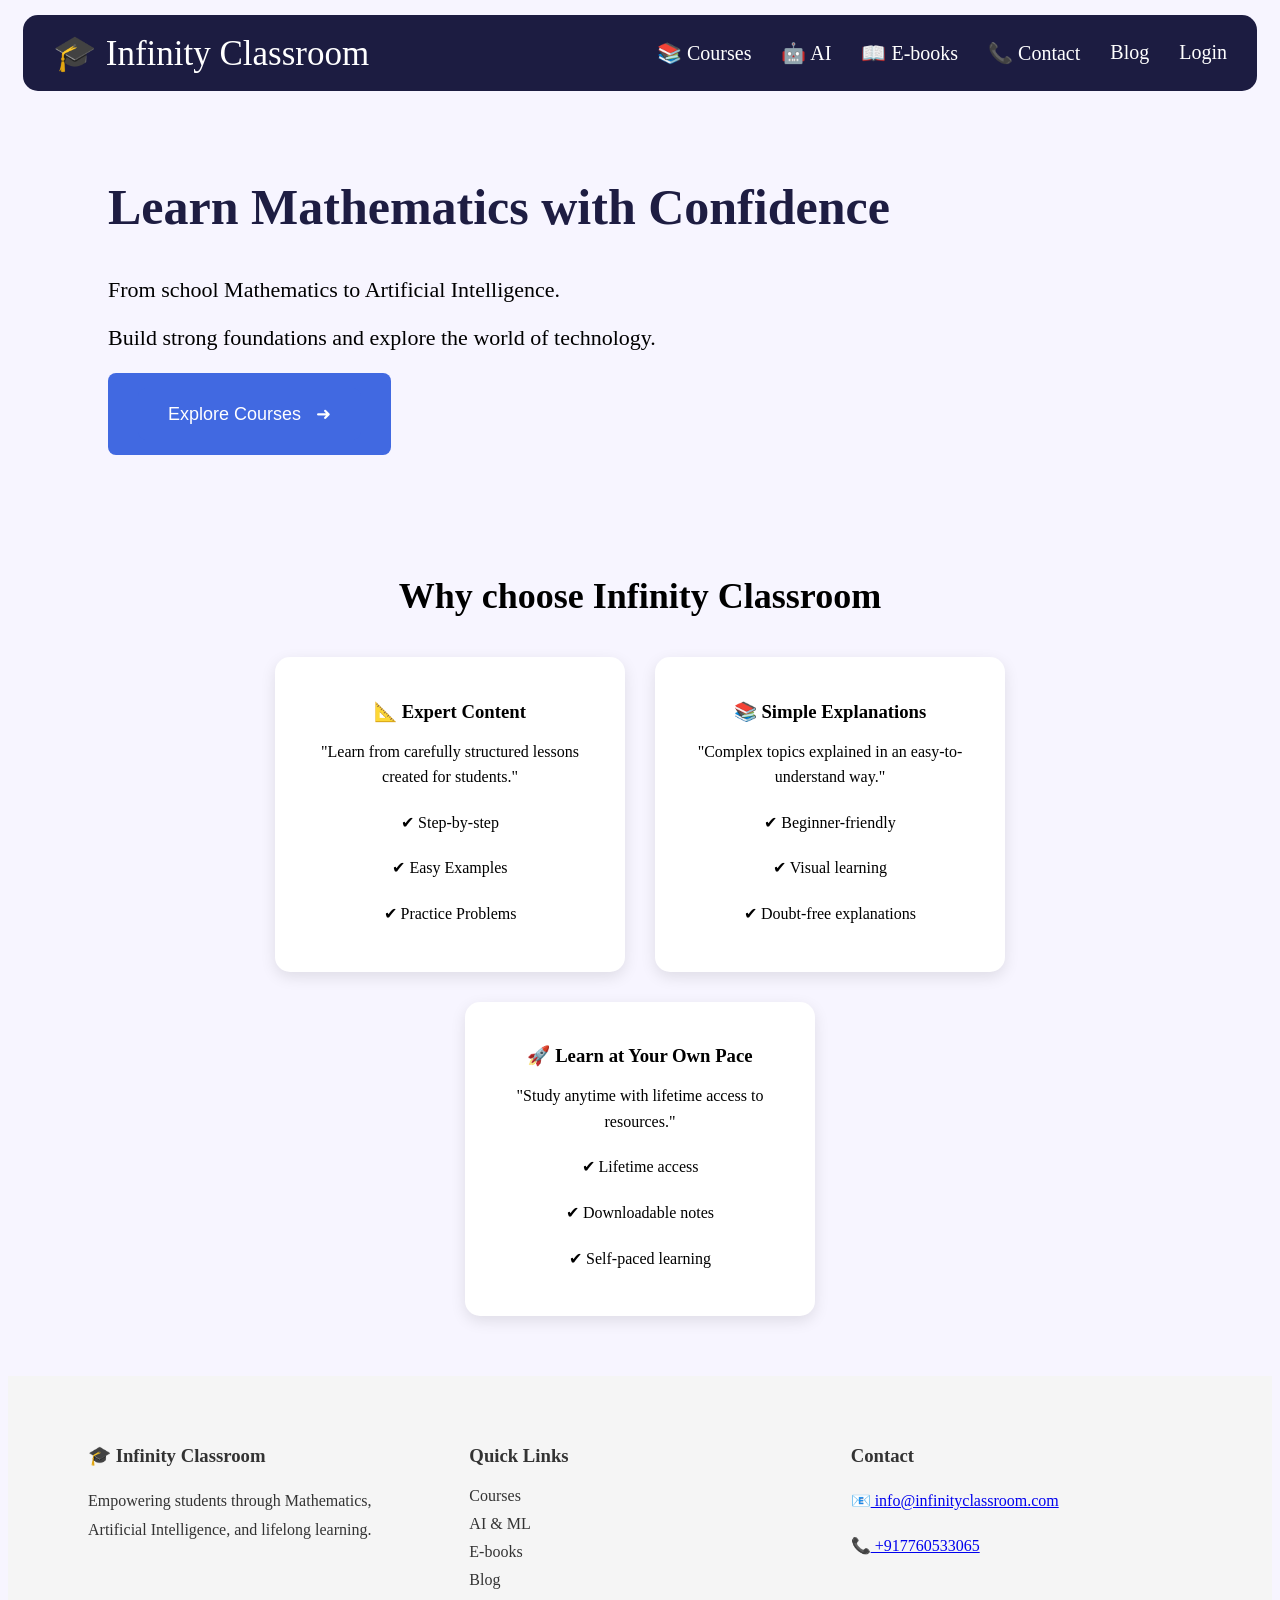
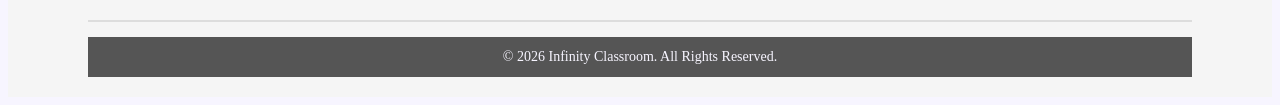
<file: index.html>
<!DOCTYPE html>
<html>
    <head>
        <link rel="stylesheet" href="Style1.css">
    </head>
    
<body>

<nav>
    <div class="logo">
        🎓 Infinity Classroom
    </div>

    <div class="card">
        <ul>
            <li><a href="#">📚 Courses</a></li>
            <li><a href="#">🤖 AI</a></li>
            <li><a href="#">📖 E-books</a></li>
            <li><a href="#">📞 Contact</a></li>
            <li><a href="#">Blog</a></li>
            <li><a href="#">Login</a></li>
        </ul>

    </div>
</nav>
<section class="hero">
    <h1>Learn Mathematics with Confidence</h1>
    <p> From school Mathematics to Artificial Intelligence.</p>
    <p>
        Build strong foundations and explore the world of technology.
    </p>
    <button>
        <a href="Courses.html" class="explore-btn"> Explore Courses &nbsp;<span>➜</span></a>
    </button>
</section>

<section class="card1">
    <h2>Why choose Infinity Classroom</h2>

    <div class="card1-container">

        <div class="card1-card">
            <h3>📐 Expert Content</h3>
            <p>
                "Learn from carefully structured lessons created for students."
            </p>
            <p>✔ Step-by-step</p>
            <p>✔ Easy Examples</p>
            <p>✔ Practice Problems</p>
        </div>

        <div class="card1-card">
            <h3>📚 Simple Explanations </h3>
            <p>
                "Complex topics explained in an easy-to-understand way."
            </p>
            <p>✔ Beginner-friendly</p>
            <p>✔ Visual learning</p>
            <p>✔ Doubt-free explanations</p>
        </div>

        <div class="card1-card">
            <h3>🚀 Learn at Your Own Pace</h3>
            <p>
                "Study anytime with lifetime access to resources."
            </p>
            <p>✔ Lifetime access</p>
            <p>✔ Downloadable notes</p>
            <p>✔ Self-paced learning</p>
        </div>

    </div>
</section>

</body>
<footer>

    <div class="footer-container">

        <div class="footer-about">
            <h3>🎓 Infinity Classroom</h3>
            <p>
                Empowering students through Mathematics,
                Artificial Intelligence, and lifelong learning.
            </p>
        </div>

        <div class="footer-links">
            <h3>Quick Links</h3>

            <ul>
                <li><a href="#">Courses</a></li>
                <li><a href="#">AI & ML</a></li>
                <li><a href="#">E-books</a></li>
                <li><a href="#">Blog</a></li>
            </ul>

        </div>

        <div class="footer-contact">
            <h3>Contact</h3>

            <p>📧<a href="mailto:info@infinityclassroom.com">
                info@infinityclassroom.com
                 </a>
            </p>

            <p>📞<a href="tel:+917760533065">
                +917760533065
                 </a>
            </p>

        </div>

    </div>

    <hr>

    <p class="copyright">
        © 2026 Infinity Classroom. All Rights Reserved.
    </p>

</footer>
</html>
</file>
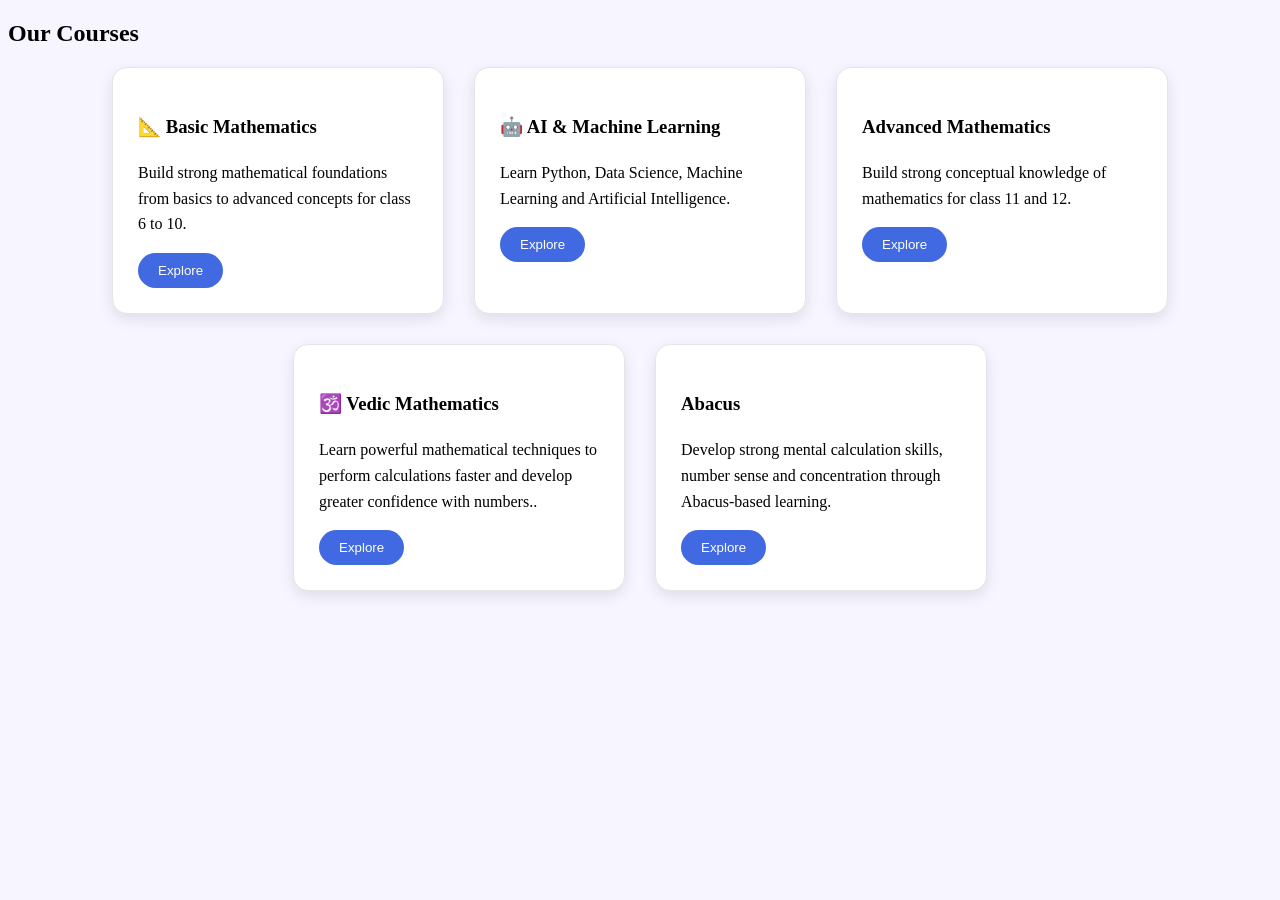
<file: Courses.html>
<!DOCTYPE html>
<html>
<head>
    <title>Our Courses - Infinity Classroom</title>
    <link rel="stylesheet" href="Style1.css">
</head>

<body>

    <h2>Our Courses</h2>

    <div class="course-container">

        <div class="course-card">
            <h3>📐 Basic Mathematics</h3>
            <p>
                Build strong mathematical foundations from basics to advanced concepts for class 6 to 10.
            </p>
            <button>Explore</button>
        </div>


        <div class="course-card">
            <h3>🤖 AI & Machine Learning</h3>
            <p>
                Learn Python, Data Science, Machine Learning and Artificial Intelligence.
            </p>
            <button>Explore</button>
        </div>
        <div class="course-card">
            <h3> Advanced Mathematics</h3>
            <p>Build strong conceptual knowledge of mathematics for class 11 and 12.</p>
            <button>Explore</button>
        </div>
        <div class="course-card">
            <h3>🕉️  Vedic Mathematics</h3>
            <p>Learn powerful mathematical techniques to perform calculations
                faster and develop greater confidence with numbers..</p>
            <button>Explore</button>
        </div>
        <div class="course-card">
            <h3> Abacus</h3>
            <p>Develop strong mental calculation skills, number sense and
                concentration through Abacus-based learning.</p>
            <button>Explore</button>
        </div>
    </div>

</body>
</html>
</file>
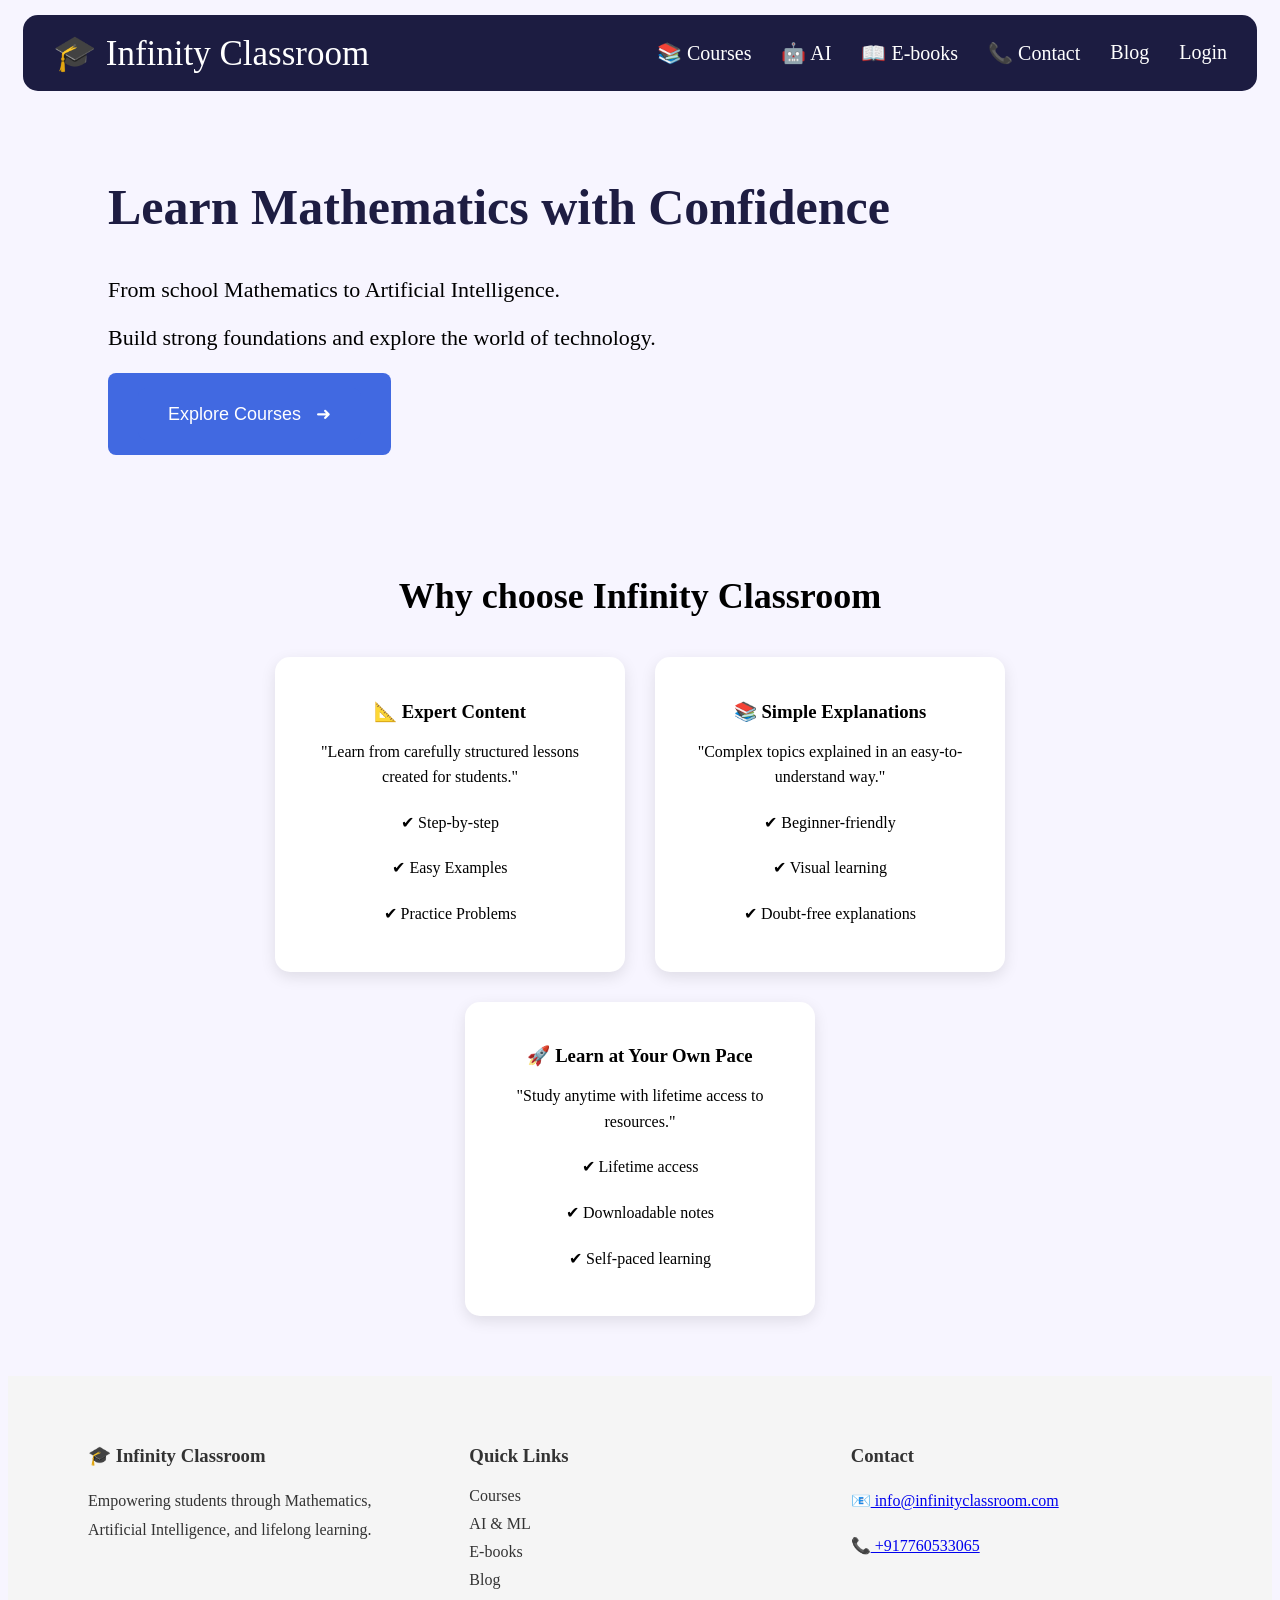
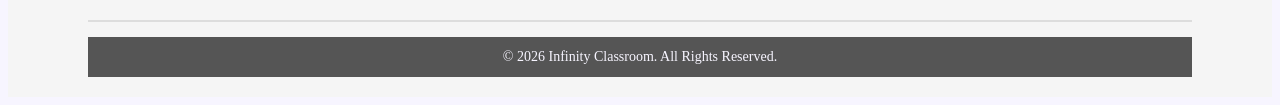
<file: index1.html>
<!DOCTYPE html>
<html>
    <head>
        <link rel="stylesheet" href="Style1.css">
    </head>
    
<body>

<nav>
    <div class="logo">
        🎓 Infinity Classroom
    </div>

    <div class="card">
        <ul>
            <li><a href="#">📚 Courses</a></li>
            <li><a href="#">🤖 AI</a></li>
            <li><a href="#">📖 E-books</a></li>
            <li><a href="#">📞 Contact</a></li>
            <li><a href="#">Blog</a></li>
            <li><a href="#">Login</a></li>
        </ul>

    </div>
</nav>
<section class="hero">
    <h1>Learn Mathematics with Confidence</h1>
    <p> From school Mathematics to Artificial Intelligence.</p>
    <p>
        Build strong foundations and explore the world of technology.
    </p>
    <button>
        <a href="Courses.html" class="explore-btn"> Explore Courses &nbsp;<span>➜</span></a>
    </button>
</section>

<section class="card1">
    <h2>Why choose Infinity Classroom</h2>

    <div class="card1-container">

        <div class="card1-card">
            <h3>📐 Expert Content</h3>
            <p>
                "Learn from carefully structured lessons created for students."
            </p>
            <p>✔ Step-by-step</p>
            <p>✔ Easy Examples</p>
            <p>✔ Practice Problems</p>
        </div>

        <div class="card1-card">
            <h3>📚 Simple Explanations </h3>
            <p>
                "Complex topics explained in an easy-to-understand way."
            </p>
            <p>✔ Beginner-friendly</p>
            <p>✔ Visual learning</p>
            <p>✔ Doubt-free explanations</p>
        </div>

        <div class="card1-card">
            <h3>🚀 Learn at Your Own Pace</h3>
            <p>
                "Study anytime with lifetime access to resources."
            </p>
            <p>✔ Lifetime access</p>
            <p>✔ Downloadable notes</p>
            <p>✔ Self-paced learning</p>
        </div>

    </div>
</section>

</body>
<footer>

    <div class="footer-container">

        <div class="footer-about">
            <h3>🎓 Infinity Classroom</h3>
            <p>
                Empowering students through Mathematics,
                Artificial Intelligence, and lifelong learning.
            </p>
        </div>

        <div class="footer-links">
            <h3>Quick Links</h3>

            <ul>
                <li><a href="#">Courses</a></li>
                <li><a href="#">AI & ML</a></li>
                <li><a href="#">E-books</a></li>
                <li><a href="#">Blog</a></li>
            </ul>

        </div>

        <div class="footer-contact">
            <h3>Contact</h3>

            <p>📧<a href="mailto:info@infinityclassroom.com">
                info@infinityclassroom.com
                 </a>
            </p>

            <p>📞<a href="tel:+917760533065">
                +917760533065
                 </a>
            </p>

        </div>

    </div>

    <hr>

    <p class="copyright">
        © 2026 Infinity Classroom. All Rights Reserved.
    </p>

</footer>
</html>
</file>
<file: Style1.css>
nav{
    display:flex;
    justify-content:space-between;
    align-items:center;
    background-color:rgba(4, 4, 44, 0.899);
    padding:10px 30px;
    border-radius:15px;
    margin:15px;
}

.logo{
    color:white;
    font-size:35px;
}

.card{
    color:white;
}

nav ul{
    display:flex;
    list-style:none;
    gap:30px;
}

nav a{
    color:white;
    text-decoration:none;
    font-size:20px;
}
nav a:hover{
    color:yellow;
}
.hero{
    text-align:left;
    padding:30px 100px;
}

.hero h1{
    font-size:50px;
    color:rgba(4,4,44,0.899);
}

.hero p{
    font-size:22px;
}

.hero button{
    background-color:royalblue;
    color:white;
    border:none;
    padding:15px 30px;
    font-size:18px;
    border-radius:8px;
    cursor:pointer;
}
body{
    background-color:#f7f5ff;
}
.courses{
    text-align:center;
    padding:0px;
}

.courses h2{
    font-size:40px;
    text-align:center;
}


.course-container{
    display:flex;
    justify-content:center;
    gap:30px;
    flex-wrap:wrap;
}


.course-card{
    background-color:white;
    width:280px;
    padding:25px;
    border-radius:15px;
    box-shadow:0 5px 15px rgba(0,0,0,0.1);
    border:1px solid #e5e5e5;
    transition:0.3s;
    line-height:1.6;
}


.course-card button{
    background-color:royalblue;
    color:white;
    border:none;
    padding:10px 20px;
    border-radius:20px;
    cursor:pointer;
}
.course-card:hover{
    transform:translateY(-8px);
}
button:hover{
    background-color:#1f4fd1;
}
.hero button span{
    margin-left:5px;
    display:inline-block;
    transition:0.3s;
}

.hero button:hover span{
    transform:translateX(5px);
}

.card1{
    padding:60px 80px;
    text-align:center;
}

.card1 h2{
    font-size:36px;
    margin-bottom:40px;
}

.card1-container{
    display:flex;
    justify-content:center;
    gap:30px;
    flex-wrap:wrap;
}

.card1-card{
    background:white;
    width:300px;
    padding:25px;
    border-radius:15px;
    box-shadow:0 5px 15px rgba(0,0,0,0.1);
    transition:0.3s;
}

.card1-card:hover{
    transform:translateY(-8px);
}

.card1-card h3{
    margin-bottom:15px;
}

.card1-card p{
    margin-bottom:20px;
    line-height:1.6;
}

.card1-card button{
    background:royalblue;
    color:white;
    border:none;
    padding:10px 20px;
    border-radius:25px;
    cursor:pointer;
}

footer{
    background:#f5f5f5;
    color:#333;
    padding:50px 80px 20px;
}

.footer-container{
    display:flex;
    justify-content:space-between;
    flex-wrap:wrap;
    gap:40px;
}

.footer-about,
.footer-links,
.footer-contact{
    flex:1;
    min-width:220px;
}

footer h3{
    margin-bottom:20px;
}

.footer-links ul{
    list-style:none;
    padding:0;
}

.footer-links li{
    margin-bottom:10px;
}

.footer-links a{
    color:#333;;
    text-decoration:none;
}

.footer-links a:hover{
    color:royalblue;
}

.footer-contact p,
.footer-about p{
    line-height:1.8;
}

hr{
    margin:15px 0;
    border:1px solid #ddd;
}

.copyright{
    text-align:center;
    font-size:14px;
    background-color:#555;
    color:#f7f5ff;
    padding:12px;
    margin:0;
}
.explore-btn {
    display: inline-block;
    background-color: royalblue;
    color: white;
    padding: 15px 30px;
    border-radius: 8px;
    text-decoration: none;
}
</file>
